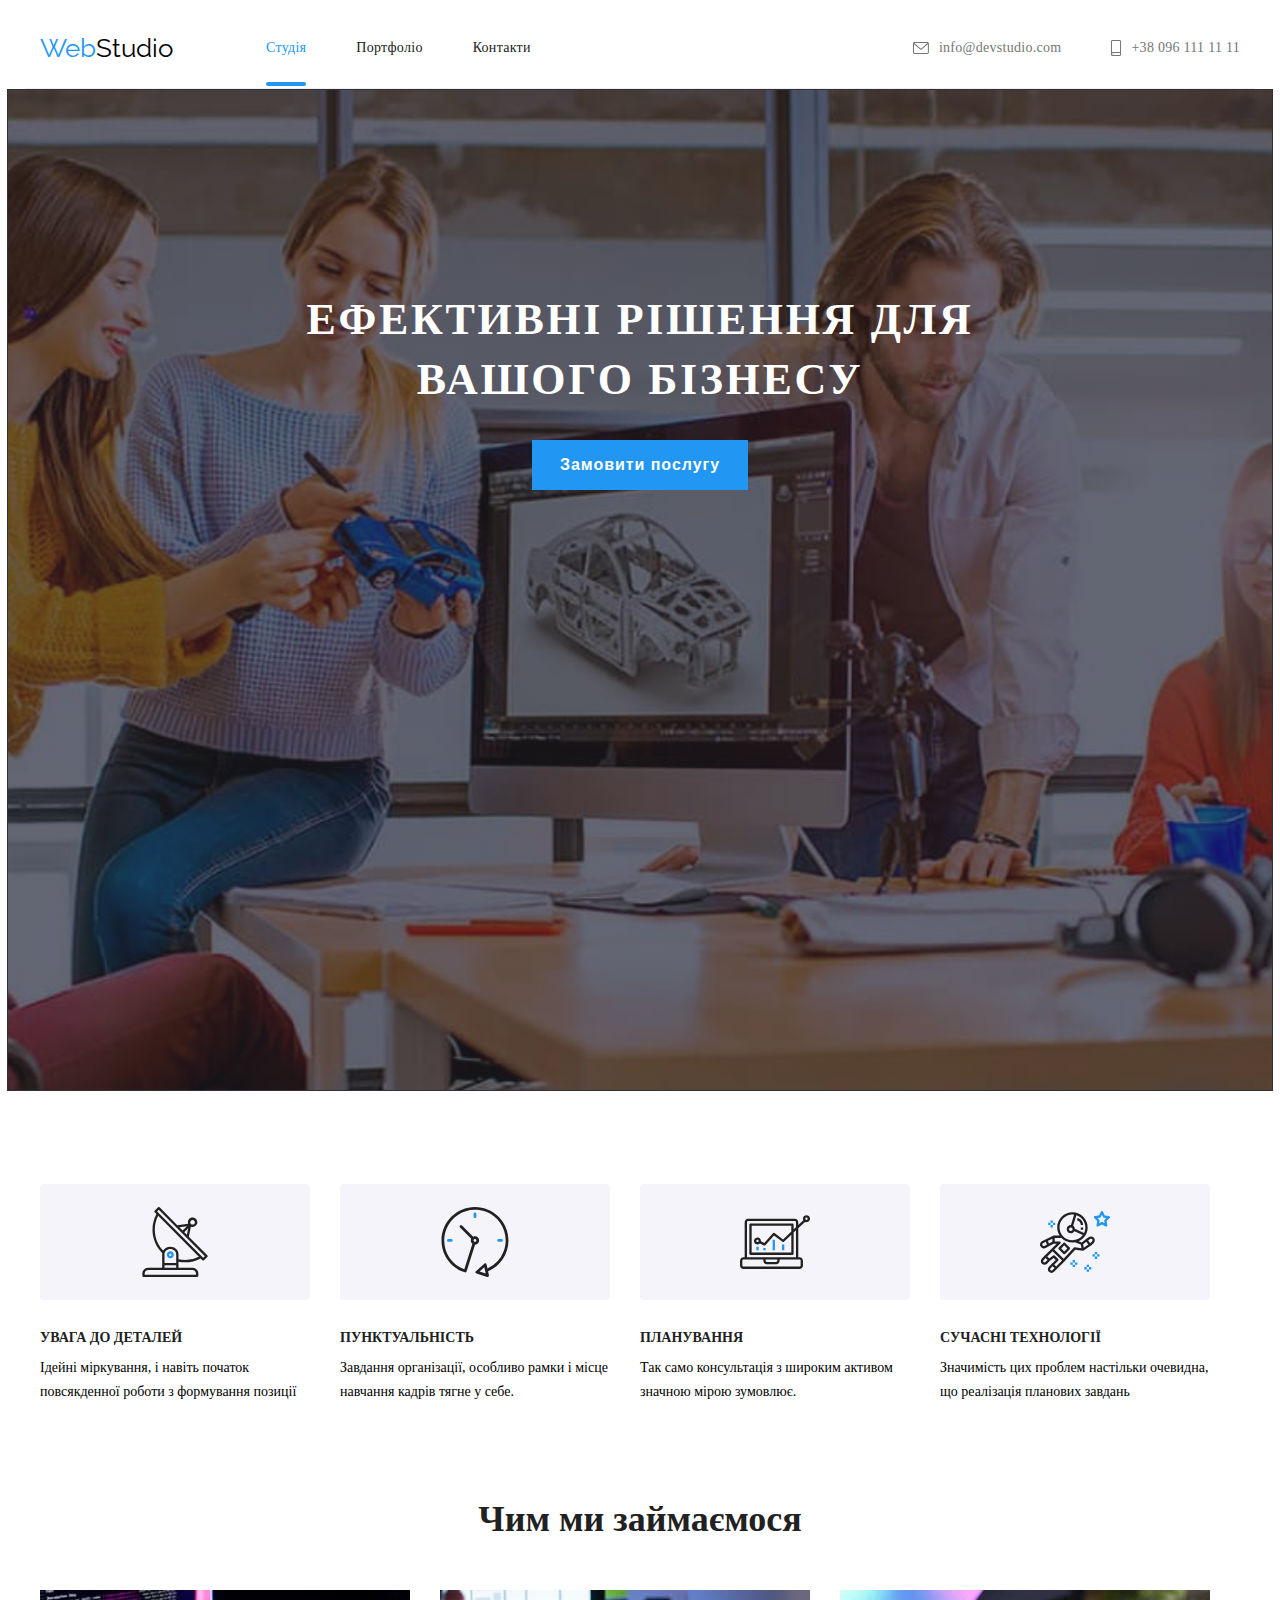
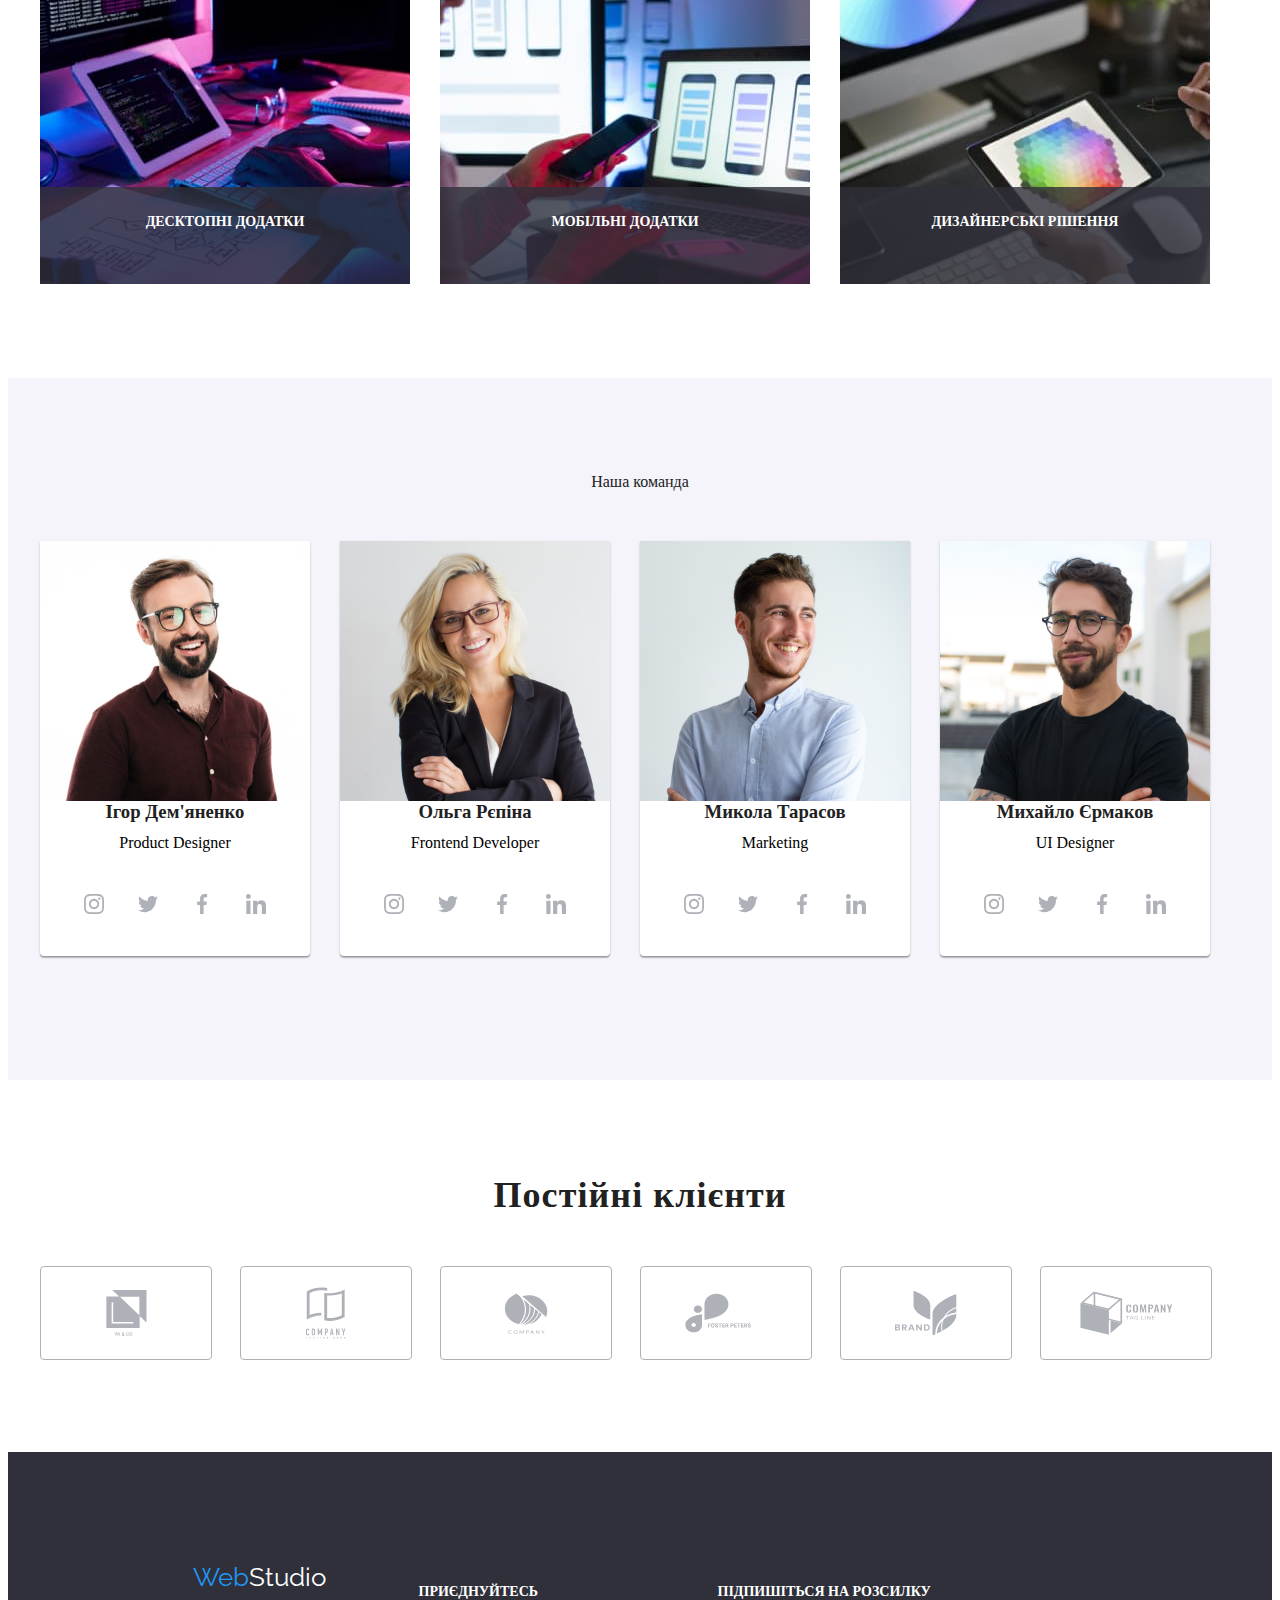
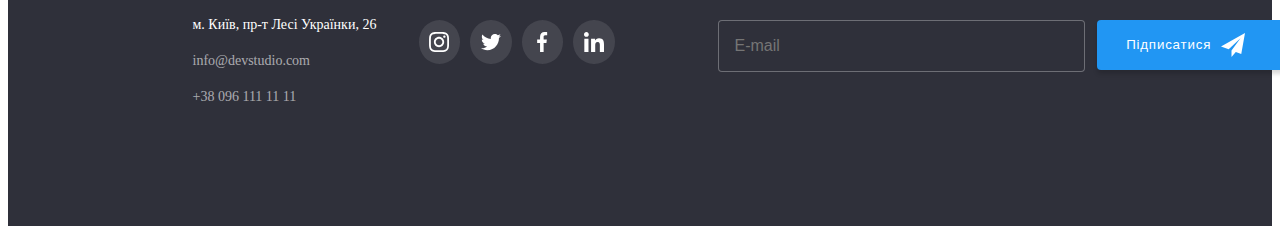
<file: index.html>
<!DOCTYPE html>
<html lang="uk">
<head>
  <meta charset="UTF-8" />
  <meta http-equiv="X-UA-Compatible" content="IE=edge" />
  <meta name="viewport" content="width=device-width, initial-scale=1.0" />
  <title>Студія</title>
  <link rel="preconnect" href="https://fonts.googleapis.com" />
  <link rel="preconnect" href="https://fonts.gstatic.com" crossorigin />
  <link href="https://fonts.googleapis.com/css2?family=Raleway:wght@700&family=Roboto:wght@400;500;700;900&display=swap"
    rel="stylesheet" />
  <link rel="stylesheet" href="https://cdnjs.cloudflare.com/ajax/libs/modern-normalize/1.1.0/modern-normalize.min.css"
    integrity="sha512-wpPYUAdjBVSE4KJnH1VR1HeZfpl1ub8YT/NKx4PuQ5NmX2tKuGu6U/JRp5y+Y8XG2tV+wKQpNHVUX03MfMFn9Q=="
    crossorigin="anonymous" referrerpolicy="no-referrer" />
  <link rel="stylesheet" href="./css/main.min.css"/>
</head>

<body>
  <header class="header">
    <div class="container header__container">
      <nav class="header-nav"><a href="./index.html" class="logo-label">Web<span class="logo-label--black">Studio</span></a>
        <ul class="header-nav__list">
          <li class="header-nav__item"><a href="./index.html" class="header-nav__menu header-nav__menu--current ">Студія</a></li>
          <li class="header-nav__item"><a href="./portfolio.html" class="header-nav__menu header-nav__menu--after">Портфоліо</a></li>
          <li class="header-nav__item"><a href="./index.html" class="header-nav__menu header-nav__menu--after">Контакти</a></li>
        </ul>
      </nav>
      <ul class="header__list">
        <li class="header__item">
          <a href="mailto:info@devstudio.com" class="header__contact">
            <svg class="header__icon" width="16" height="12">
              <use href="./images/icons.svg#icon-envelope"></use>
            </svg>info@devstudio.com</a>
        </li>
        <li class="header__item">
          <a href="tel:+380961111111" class="header__contact">
            <svg class="header__icon header__icon--envelope" width="10" height="16">
              <use href="./images/icons.svg#icon-smartphone"></use>
            </svg>+38 096 111 11 11</a>
        </li>
      </ul>
    </div>
  </header>
  <!--герой-->
  <main>
    <!--hero-->
    <section class="hero">
      <div class="container">
        <h1 class="hero__title">ЕФЕКТИВНІ РІШЕННЯ ДЛЯ ВАШОГО БІЗНЕСУ</h1>
        <button type="button" class="button primary hero__button" data-modal-open>Замовити послугу</button>
      </div>
    </section>
    <!--feature-->
    <section class="section features">
      <div class="container">
        <h2 class="visually-hidden features__title">переваги</h2>
        <ul class="features__list">
          <li class="features__item">
            <div class="features__box">
              <svg width="70" height="70">
                <use href="./images/icons.svg#icon-antenna"></use>
              </svg>
            </div>
            <h3 class="features__subtitle">УВАГА ДО ДЕТАЛЕЙ</h3>
            <p class="features__text">
              Ідейні міркування, і навіть початок повсякденної роботи з
              формування позиції
            </p>
          </li>
          <li class="features__item">
            <div class="features__box">
              <svg width="70" height="70">
                <use href="./images/icons.svg#icon-clock"></use>
              </svg>
            </div>
            <h3 class="features__subtitle">ПУНКТУАЛЬНІСТЬ</h3>
            <p class="features__text">
              Завдання організації, особливо рамки і місце навчання кадрів
              тягне у себе.
            </p>
          </li>
          <li class="features__item">
            <div class="features__box">
              <svg width="70" height="70">
                <use href="./images/icons.svg#icon-diagram"></use>
              </svg>
            </div>
            <h3 class="features__subtitle">ПЛАНУВАННЯ</h3>
            <p class="features__text">
              Так само консультація з широким активом значною мірою зумовлює.
            </p>
          </li>
          <li class="features__item">
            <div class="features__box">
              <svg  width="70" height="70">
                <use href="./images/icons.svg#icon-astronaut"></use>
              </svg>
            </div>
            <h3 class="features__subtitle">СУЧАСНІ ТЕХНОЛОГІЇ</h3>
            <p class="features__text">
              Значимість цих проблем настільки очевидна, що реалізація
              планових завдань
            </p>
          </li>
        </ul>
      </div>
    </section>
    <!--engage--займаємося-->
    <section class="section engage">
      <div class="container">
        <h2 class="engage__title">Чим ми займаємося</h2>
        <ul class="engage__list">
          <li class="engage__item">
            <div class="engage__box">
              <img src="./images/box_1.jpg" alt="Десктопні_додатки" width="370" />
              <h3 class="engage__text">ДЕСКТОПНІ ДОДАТКИ</h3>
            </div>
          </li>
          <li class="engage__item">
            <div class="engage__box">
              <img src="./images/box_2.jpg" alt="Мобільні_додатки" width="370" />
              <h3 class="engage__text">МОБІЛЬНІ ДОДАТКИ</h3>
            </div>
          </li>
          <li class="engage__item">
            <div class="engage__box">
              <img src="./images/box_3.jpg" alt="Дизайнерські_рішення" width="370" />
              <h3 class="engage__text">ДИЗАЙНЕРСЬКІ РІШЕННЯ</h3>
            </div>
          </li>
        </ul>
      </div>
    </section>
    <!--team--команда-->
    <section class="section section--bgr-grey team">
      <div class="container">
        <h2 class="team__title ">Наша команда</h2>
        <ul class="team__list">
          <li class="team__item">
            <img src="./images/img.jpg" alt="Дем'яненко" width="270" />
            <h3 class="team__subtitle">Ігор Дем'яненко</h3>
            <p class="team__text">Product Designer</p>
            <ul class="social team__social">
              <li class="social__item">
                <a href="" class="social__link">
                  <svg width="20" height="20">
                    <use href="./images/icons.svg#icon-instagram"></use>
                  </svg>
                </a>
              </li>
              <li class="social__item">
                <a href="" class="social__link">
                  <svg width="20" height="20">
                    <use href="./images/icons.svg#icon-twitter"></use>
                  </svg>
                </a>
              </li>
              <li class="social__item">
                <a href="" class="social__link">
                  <svg width="20" height="20">
                    <use href="./images/icons.svg#icon-facebook"></use>
                  </svg>
                </a>
              </li>
              <li class="social__item">
                <a href="" class="social__link">
                  <svg width="20" height="20">
                    <use href="./images/icons.svg#icon-linkedin"></use>
                  </svg>
                </a>
              </li>
            </ul>
          </li>
          <li class="team__item">
            <img src="./images/img-1.jpg" alt="Рєпіна" width="270" />
            <h3 class="team__subtitle">Ольга Рєпіна</h3>
            <p class="team__text">Frontend Developer</p>
            <ul class="social team__social">
              <li class="social__item">
                <a href="" class="social__link">
                  <svg width="20" height="20">
                    <use href="./images/icons.svg#icon-instagram"></use>
                  </svg>
                </a>
              </li>
              <li class="social__item">
                <a href="" class="social__link">
                  <svg width="20" height="20">
                    <use href="./images/icons.svg#icon-twitter"></use>
                  </svg>
                </a>
              </li>
              <li class="social__item">
                <a href="" class="social__link">
                  <svg width="20" height="20">
                    <use href="./images/icons.svg#icon-facebook"></use>
                  </svg>
                </a>
              </li>
              <li class="social__item">
                <a href="" class="social__link">
                  <svg width="20" height="20">
                    <use href="./images/icons.svg#icon-linkedin"></use>
                  </svg>
                </a>
              </li>
            </ul>
          </li>
          <li class="team__item">
            <img src="./images/img-2.jpg" alt="Тарасов" width="270" />
            <h3 class="team__subtitle">Микола Тарасов</h3>
            <p class="team__text">Marketing</p>
            <ul class="social team__social">
              <li class="social__item">
                <a href="" class="social__link">
                  <svg width="20" height="20">
                    <use href="./images/icons.svg#icon-instagram"></use>
                  </svg>
                </a>
              </li>
              <li class="social__item">
                <a href="" class="social__link">
                  <svg width="20" height="20">
                    <use href="./images/icons.svg#icon-twitter"></use>
                  </svg>
                </a>
              </li>
              <li class="social__item">
                <a href="" class="social__link">
                  <svg width="20" height="20">
                    <use href="./images/icons.svg#icon-facebook"></use>
                  </svg>
                </a>
              </li>
              <li class="social__item">
                <a href="" class="social__link">
                  <svg width="20" height="20">
                    <use href="./images/icons.svg#icon-linkedin"></use>
                  </svg>
                </a>
              </li>
            </ul>
          </li>
          <li class="team__item">
            <img src="./images/img-3.jpg" alt="Єрмаков" width="270" />
            <h3 class="team__subtitle">Михайло Єрмаков</h3>
            <p class="team__text">UI Designer</p>
            <ul class="social team__social">
              <li class="social__item">
                <a href="" class="social__link">
                  <svg width="20" height="20">
                    <use href="./images/icons.svg#icon-instagram"></use>
                  </svg>
                </a>
              </li>
              <li class="social__item">
                <a href="" class="social__link">
                  <svg width="20" height="20">
                    <use href="./images/icons.svg#icon-twitter"></use>
                  </svg>
                </a>
              </li>
              <li class="social__item">
                <a href="" class="social__link">
                  <svg width="20" height="20">
                    <use href="./images/icons.svg#icon-facebook"></use>
                  </svg>
                </a>
              </li>
              <li class="social__item">
                <a href="" class="social__link">
                  <svg width="20" height="20">
                    <use href="./images/icons.svg#icon-linkedin"></use>
                  </svg>
                </a>
              </li>
            </ul>
          </li>
        </ul>
      </div>
    </section>
    <!--customers-Постійні клієнти-->
    <section class="section clients">
      <div class="container">
        <h2 class="clients__title">Постійні клієнти</h2>
        <ul class="clients__list">
          <li class="clients__item">
            <a href="" class="clients__link">
              <svg class="icon-group-1" width="41" height="46">
                <use href="./images/icons.svg#icon-group">
                </use>
              </svg>
            </a>
          </li>
          <li class="clients__item">
            <a href="" class="clients__link">
              <svg class="icon-group-2" width="40" height="52">
                <use href="./images/icons.svg#icon-group-8">
                </use>
              </svg>
            </a>
          </li>
          <li class="clients__item">
            <a href="" class="clients__link">
              <svg class="icon-group-3" width="44" height="41">
                <use href="./images/icons.svg#icon-group-9">
                </use>
              </svg>
            </a>
          </li>
          <li class="clients__item">
            <a href="" class="clients__link">
              <svg class="icon-group-4" width="84" height="40">
                <use href="./images/icons.svg#icon-group-10">
                </use>
              </svg>
            </a>
          </li>
          <li class="clients__item">
            <a href="" class="clients__link">
              <svg class="icon-group-5" width="62" height="46">
                <use href="./images/icons.svg#icon-group-11">
                </use>
              </svg>
            </a>
          </li>
          <li class="clients__item">
            <a href="" class="clients__link">
              <svg class="icon-group-6" width="93" height="44">
                <use href="./images/icons.svg#icon-group-12">
                </use>
              </svg>
            </a>
          </li>
        </ul>
      </div>
    </section>
  </main>
  <!--footer-футер-->
  <footer class="footer">
    <div class="container footer__container ">
      <h2 class="visually-hidden">адреса</h2>
      <a href="./index.html" class="logo-label">Web<span class="logo-label--white">Studio</span></a>
      <address>
        <ul class="footer__list">
          <li class="footer__text">
            <a href="https://goo.gl/maps/hWU4PpXSDXNLeG189" class="footer__address">м. Київ, пр-т Лесі
              Українки,
              26</a>
          </li>
          <li class="footer__text">
            <a href="mailto:info@devstudio.com" class="footer__contact">info@devstudio.com</a>
          </li>
          <li class="footer__text">
            <a href="tel:+380961111111" class="footer__contact">+38 096 111 11 11</a>
          </li>
        </ul>
      </address>
    </div>
    <div class="container footer__social">
      <h3 class="footer__title">ПРИЄДНУЙТЕСЬ</h3>
      <ul class="footer__subtitle">
        <li class="footer__item">
          <a href="" class="footer__link">
            <svg width="20" height="20">
              <use href="./images/icons.svg#icon-instagram"></use>
            </svg>
          </a>
        </li>
        <li class="footer__item">
          <a href="" class="footer__link">
            <svg width="20" height="20">
              <use href="./images/icons.svg#icon-twitter"></use>
            </svg>
          </a>
        </li>
        <li class="footer__item">
          <a href="" class="footer__link">
            <svg width="20" height="20">
              <use href="./images/icons.svg#icon-facebook"></use>
            </svg>
          </a>
        </li>
        <li class="footer__item">
          <a href="" class="footer__link">
            <svg width="20" height="20">
              <use href="./images/icons.svg#icon-linkedin"></use>
            </svg>
          </a>
        </li>
      </ul>
    </div>
    <div class="container footer__form">
      <h3 class="footer__title">ПІДПИШІТЬСЯ НА РОЗСИЛКУ</h3>
      <form class="submit-form">
        <input type="email" class="submit-form__field" name="email" placeholder="E-mail" />
        <button type="submit" class="submit-form__button">Підписатися
          <svg class="submit-form__icon" width="24" height="24">
            <use href="./images/icons.svg#icon-icon-send"></use>
          </svg>
        </button>
      </form>
    </div>
  </footer>
  <!--modal-->
  <div class="backdrop is-hidden" data-modal>
    <div class="modal">
      <button type="button" class="button-close" data-modal-close>
        <svg class="button-close__icon" width="18" height="18">
          <use href="./images/icons.svg#icon-close-black"></use>
        </svg>
      </button>
      <h2 class="modal-title">Залиште свої дані, ми вам передзвонимо</h2>
      <form action=" " class="form">
        <div class="modal-form">
          <label class="modal-form__field">
            <span class="modal-form__label">Ім'я</span>
            <input type="text" class="modal-form__text" name="name" required />
            <svg class="modal-form__icon" width="18" height="18">
              <use href="./images/icons.svg#icon-person-black"></use>
            </svg>
          </label>
          <label class="modal-form__field">
            <span class="modal-form__label">Телефон</span>
            <input type="tel" class="modal-form__text" name="tel" pattern="[\+]\d{3}\s[\(]\d{2}[\)]\s\d{3}[\-]\d{2}[\-]\d{2}" required/>
          <svg class="modal-form__icon" width="18" height="18">
              <use href="./images/icons.svg#icon-phone-black"></use>
            </svg>
          </label>
          <label class="modal-form__field">
            <span class="modal-form__label">Пошта</span>
            <input type="email" class="modal-form__text" name="email" required/>
            <svg class="modal-form__icon" width="18" height="18">
              <use href="./images/icons.svg#icon-email-black"></use>
            </svg>
          </label>
          <label class="modal-form__field">
            <span class="modal-form__label">Коментар</span>
            <textarea name="comment" cols="30" rows="10" class="modal-form__label modal-form__label--comment"
              placeholder="Введіть текст"></textarea>
          </label>
        </div>
        <label class="modal-checkbox">
          <input class="modal-checkbox__text" type="checkbox" name="checkbox" value=" " />
          <svg class="modal-checkbox__icon">
            <use href="./images/icons.svg#icon-Vector" width="16" height="15"></use>
          </svg>
          Погоджуюся з розсилкою та приймаю
          <a href="./index.html" class="modal-checkbox__link">Умови договору</a>
        </label>
        <button type="submit" class="modal-submit">Відправити</button>
      </form>
    </div>
  </div>
  <script src="./js/modal.js"></script>
</body>

</html>
</file>
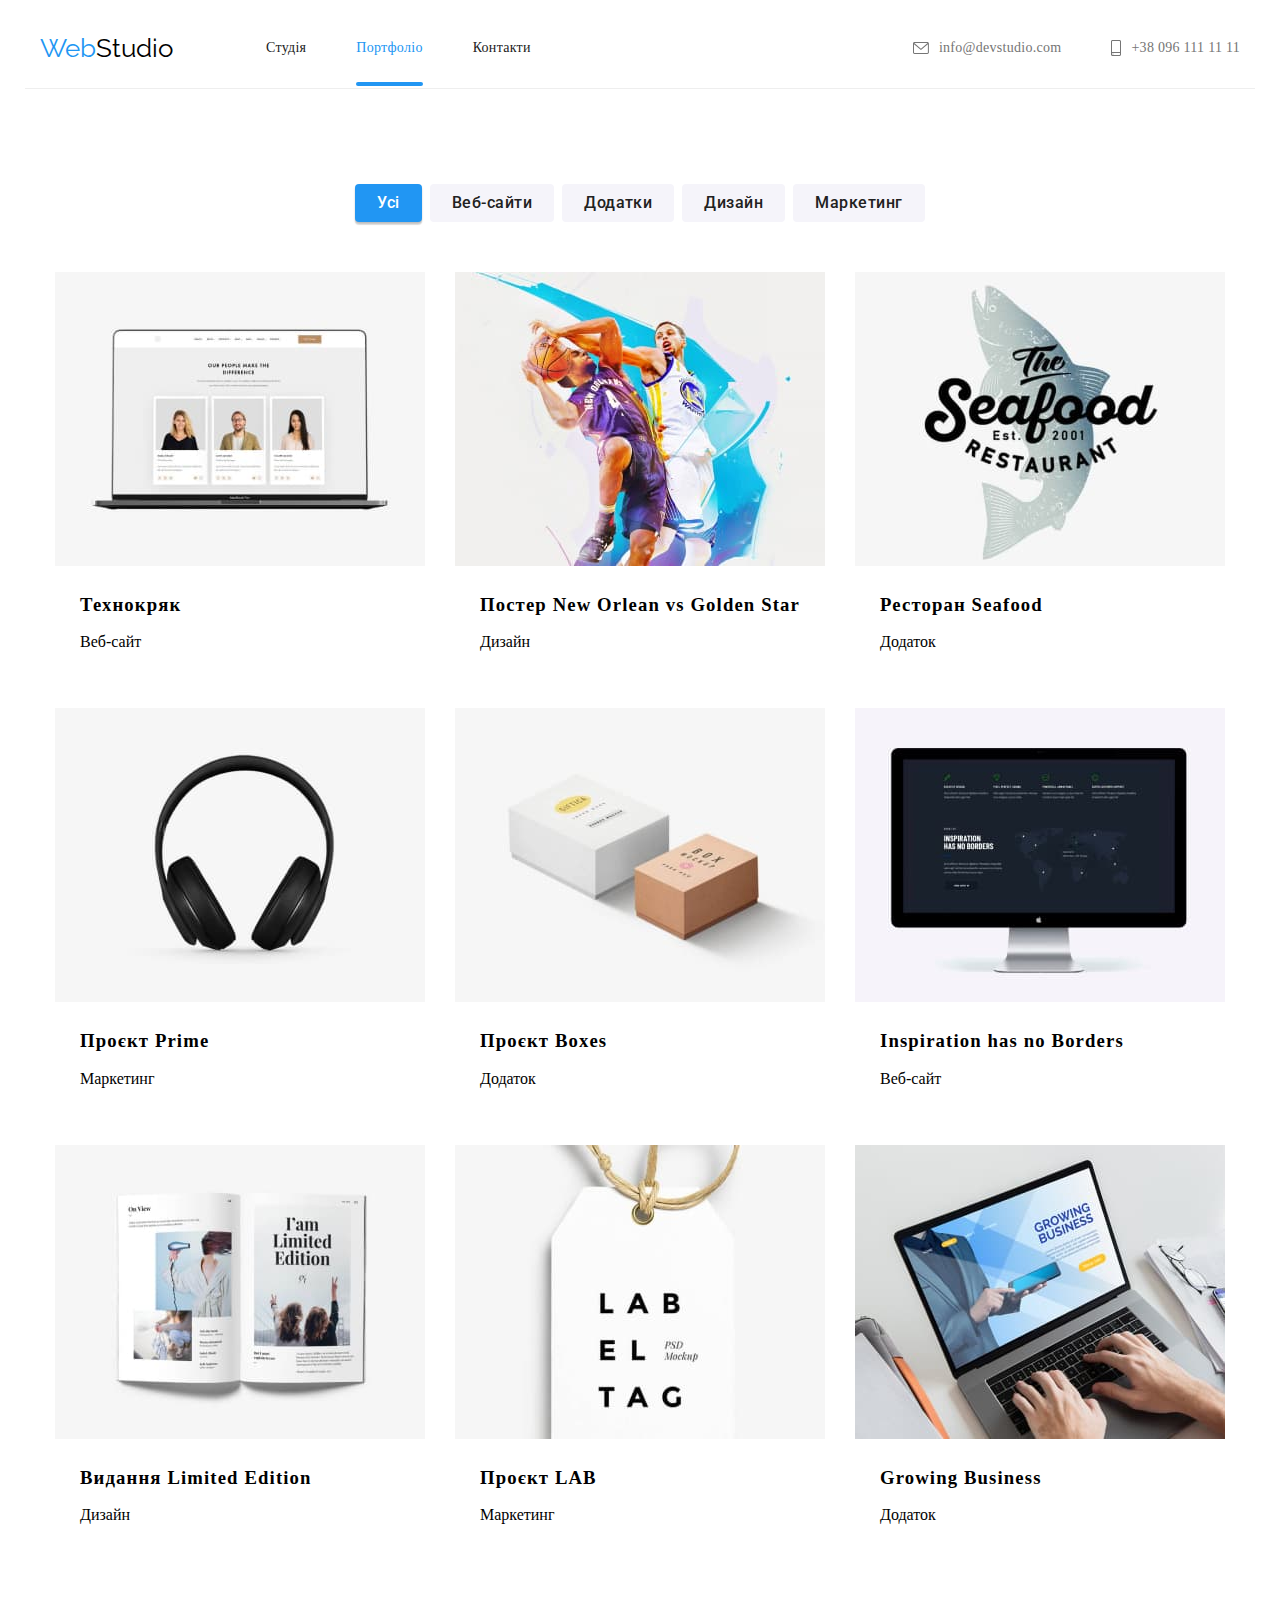
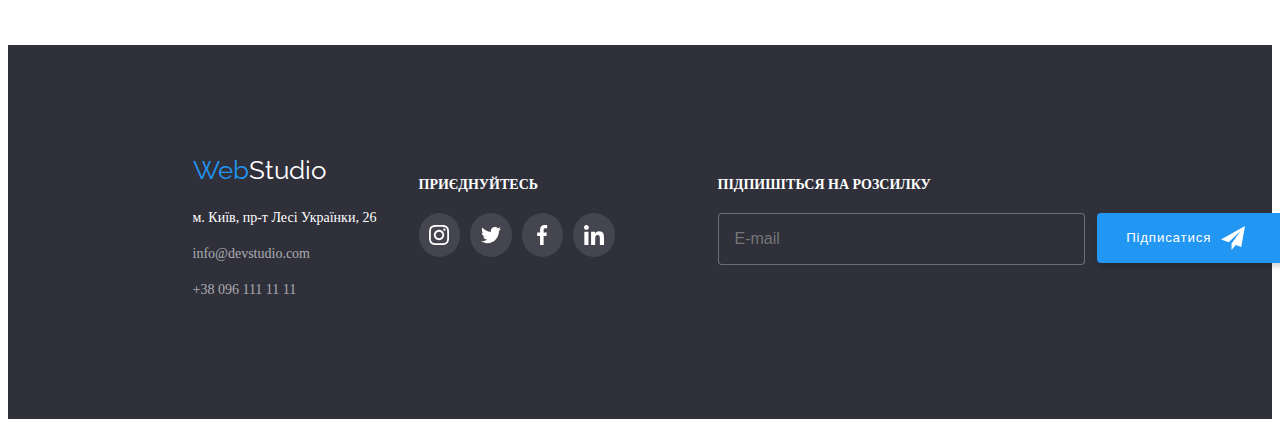
<file: portfolio.html>
<!DOCTYPE html>
<html lang="uk">
  <head>
    <meta charset="UTF-8" />
    <meta http-equiv="X-UA-Compatible" content="IE=edge" />
    <meta name="viewport" content="width=device-width, initial-scale=1.0" />
    <title>portfolio</title>
    <link rel="preconnect" href="https://fonts.googleapis.com" />
    <link rel="preconnect" href="https://fonts.gstatic.com" crossorigin />
    <link
      href="https://fonts.googleapis.com/css2?family=Raleway:wght@700&family=Roboto:wght@400;500;700;900&display=swap"
      rel="stylesheet" />
    <link
      rel="stylesheet"
      href="https://cdnjs.cloudflare.com/ajax/libs/modern-normalize/1.1.0/modern-normalize.min.css"
      integrity="sha512-wpPYUAdjBVSE4KJnH1VR1HeZfpl1ub8YT/NKx4PuQ5NmX2tKuGu6U/JRp5y+Y8XG2tV+wKQpNHVUX03MfMFn9Q=="
      crossorigin="anonymous"
      referrerpolicy="no-referrer" />
    <!-- <link rel="stylesheet" href="./css/styles.css" /> -->
     <link rel="stylesheet" href="./css/main.min.css"/>
  </head>

  <body>
    <!--шапка-->
    <header class="header">
      <div class="container header__container">
        <nav class="header-nav"><a href="./index.html" class="logo-label">Web<span class="logo-label--black">Studio</span></a>
          <ul class="header-nav__list">
            <li class="header-nav__item"><a href="./index.html" class="header-nav__menu header-nav__menu--after" ">Студія</a></li>
            <li class="header-nav__item"><a href="./portfolio.html" class="header-nav__menu header-nav__menu--current">Портфоліо</a></li>
            <li class="header-nav__item"><a href="./index.html" class="header-nav__menu header-nav__menu--after">Контакти</a></li>
          </ul>
        </nav>
        <ul class="header__list">
          <li class="header__item">
            <a href="mailto:info@devstudio.com" class="header__contact">
              <svg class="header__icon" width="16" height="12">
                <use href="./images/icons.svg#icon-envelope"></use>
              </svg>info@devstudio.com</a>
          </li>
          <li class="header__item">
            <a href="tel:+380961111111" class="header__contact">
              <svg class="header__icon header__icon--envelope" width="10" height="16">
                <use href="./images/icons.svg#icon-smartphone"></use>
              </svg>+38 096 111 11 11</a>
          </li>
        </ul>
      </div>
    </header>
    <main>
      <!--portfolio-->
      <section class="section portfolio">
        <div class="container">
          <h1 class="visually-hidden portfolio-title">портфоліо</h1>
          <div class="button-portfolio">
            <ul class="button-set portfolio__button-set">
              <li class="button-set__item"><button class="button-set__button button-set__button--prim" type="button">Усі</button></li>
              <li class="button-set__item"><button class="button-set__button" type="button">Веб-сайти</button></li>
              <li class="button-set__item"><button class="button-set__button" type="button">Додатки</button></li>
              <li class="button-set__item"><button class="button-set__button" type="button">Дизайн</button></li>
              <li class="button-set__item"><button class="button-set__button" type="button">Маркетинг</button></li>
          </ul>
          </div>
          <ul class="portfolio__list">
            <li class="portfolio__item">
              <a href="" class="portfolio__link">
                <div class="portfolio__box">
                  <img
                    class="item-img-portfolio"
                    src="./images/img2.1.jpg"
                    alt="Технокряк"
                    width="370" />
                  <p class="portfolio__overlay">
                    Ресурс пропонує комплексні пропозиції з різним рівнем
                    функціоналу та сервісів. Все це дозволить відвідувачу
                    отримати вичерпні відомості про компанію чи приватну особу.
                  </p>
                </div>
                <div class="portfolio__content">
                  <h3 class="portfolio__name">Технокряк</h3>
                  <p class="portfolio__text">Веб-сайт</p>
                </div>
              </a>
            </li>
            <li class="portfolio__item">
              <a href="" class="portfolio__link">
                <div class="portfolio__box">
                  <img
                    class="item"
                    src="./images/img2.2.jpg"
                    alt="Golden-Star"
                    width="370" />
                  <p class="portfolio__overlay">
                    Ресурс пропонує комплексні пропозиції з різним рівнем
                    функціоналу та сервісів. Все це дозволить відвідувачу
                    отримати вичерпні відомості про компанію чи приватну особу.
                  </p>
                </div>
                <div class="portfolio__content">
                  <h3 class="portfolio__name">Постер New Orlean vs Golden Star</h3>
                  <p class="portfolio__text">Дизайн</p>
                </div>
              </a>
            </li>
            <li class="portfolio__item">
              <a href="" class="portfolio__link">
                <div class="portfolio__box">
                  <img
                    src="./images/img2.3.jpg"
                    alt="Seafood"
                    width="370" />
                  <p class="portfolio__overlay">
                    Ресурс пропонує комплексні пропозиції з різним рівнем
                    функціоналу та сервісів. Все це дозволить відвідувачу
                    отримати вичерпні відомості про компанію чи приватну особу.
                  </p>
                </div>
                <div class="portfolio__content">
                  <h3 class="portfolio__name">Ресторан Seafood</h3>
                  <p class="portfolio__text">Додаток</p>
                </div>
              </a>
            </li>
            <li class="portfolio__item">
              <a href="" class="portfolio__link">
                <div class="portfolio__box">
                  <img
                    src="./images/img2.4.jpg"
                    alt="Prime"
                    width="370" />
                  <p class="portfolio__overlay">
                    Ресурс пропонує комплексні пропозиції з різним рівнем
                    функціоналу та сервісів. Все це дозволить відвідувачу
                    отримати вичерпні відомості про компанію чи приватну особу.
                  </p>
                </div>
                <div class="portfolio__content">
                  <h3 class="portfolio__name">Проєкт Prime</h3>
                  <p class="portfolio__text">Маркетинг</p>
                </div>
              </a>
            </li>
            <li class="portfolio__item">
              <a href="" class="portfolio__link">
                <div class="portfolio__box">
                  <img
                    src="./images/img2.5.jpg"
                    alt="Boxes"
                    width="370" />
                  <p class="portfolio__overlay">
                    Ресурс пропонує комплексні пропозиції з різним рівнем
                    функціоналу та сервісів. Все це дозволить відвідувачу
                    отримати вичерпні відомості про компанію чи приватну особу.
                  </p>
                </div>
                <div class="portfolio__content">
                  <h3 class="portfolio__name">Проєкт Boxes</h3>
                  <p class="portfolio__text">Додаток</p>
                </div>
              </a>
            </li>
            <li class="portfolio__item">
              <a href="" class="portfolio__link">
                <div class="portfolio__box">
                  <img
                    src="./images/img2.6.jpg"
                    alt="Borders"
                    width="370" />
                  <p class="portfolio__overlay">
                    Ресурс пропонує комплексні пропозиції з різним рівнем
                    функціоналу та сервісів. Все це дозволить відвідувачу
                    отримати вичерпні відомості про компанію чи приватну особу.
                  </p>
                </div>
                <div class="portfolio__content">
                  <h3 class="portfolio__name">Inspiration has no Borders</h3>
                  <p class="portfolio__text">Веб-сайт</p>
                </div>
              </a>
            </li>
            <li class="portfolio__item">
              <a href="" class="portfolio__link">
                <div class="portfolio__box">
                  <img
                    src="./images/img2.7.jpg"
                    alt="Limited-Edition"
                    width="370" />
                  <p class="portfolio__overlay">
                    Ресурс пропонує комплексні пропозиції з різним рівнем
                    функціоналу та сервісів. Все це дозволить відвідувачу
                    отримати вичерпні відомості про компанію чи приватну особу.
                  </p>
                </div>
                <div class="portfolio__content">
                  <h3 class="portfolio__name">Видання Limited Edition</h3>
                  <p class="portfolio__text">Дизайн</p>
                </div>
              </a>
            </li>
            <li class="portfolio__item">
              <a href="" class="portfolio__link">
                <div class="portfolio__box">
                  <img
                    src="./images/img2.8.jpg"
                    alt="LAB"
                    width="370" />
                  <p class="portfolio__overlay">
                    Ресурс пропонує комплексні пропозиції з різним рівнем
                    функціоналу та сервісів. Все це дозволить відвідувачу
                    отримати вичерпні відомості про компанію чи приватну особу.
                  </p>
                </div>
                <div class="portfolio__content">
                  <h3 class="portfolio__name">Проєкт LAB</h3>
                  <p class="portfolio__text">Маркетинг</p>
                </div>
              </a>
            </li>
            <li class="portfolio__item">
              <a href="" class="portfolio__link">
                <div class="portfolio__box">
                  <img
                    src="./images/img2.9.jpg"
                    alt="Business"
                    width="370" />
                  <p class="portfolio__overlay">
                    Ресурс пропонує комплексні пропозиції з різним рівнем
                    функціоналу та сервісів. Все це дозволить відвідувачу
                    отримати вичерпні відомості про компанію чи приватну особу.
                  </p>
                </div>
                <div class="portfolio__content">
                  <h3 class="portfolio__name">Growing Business</h3>
                  <p class="portfolio__text">Додаток</p>
                </div>
              </a>
            </li>
          </ul>
        </div>
      </section>
    </main>
    <!--футер-->
 <footer class="footer">
    <div class="container footer__container ">
      <h2 class="visually-hidden">адреса</h2>
      <a href="./index.html" class="logo-label">Web<span class="logo-label--white">Studio</span></a>
      <address>
        <ul class="footer__list">
          <li class="footer__text">
            <a href="https://goo.gl/maps/hWU4PpXSDXNLeG189" class="footer__address">м. Київ, пр-т Лесі
              Українки,
              26</a>
          </li>
          <li class="footer__text">
            <a href="mailto:info@devstudio.com" class="footer__contact">info@devstudio.com</a>
          </li>
          <li class="footer__text">
            <a href="tel:+380961111111" class="footer__contact">+38 096 111 11 11</a>
          </li>
        </ul>
      </address>
    </div>
    <div class="container footer__social">
      <h3 class="footer__title">ПРИЄДНУЙТЕСЬ</h3>
      <ul class="footer__subtitle">
        <li class="footer__item">
          <a href="" class="footer__link">
            <svg width="20" height="20">
              <use href="./images/icons.svg#icon-instagram"></use>
            </svg>
          </a>
        </li>
        <li class="footer__item">
          <a href="" class="footer__link">
            <svg width="20" height="20">
              <use href="./images/icons.svg#icon-twitter"></use>
            </svg>
          </a>
        </li>
        <li class="footer__item">
          <a href="" class="footer__link">
            <svg width="20" height="20">
              <use href="./images/icons.svg#icon-facebook"></use>
            </svg>
          </a>
        </li>
        <li class="footer__item">
          <a href="" class="footer__link">
            <svg width="20" height="20">
              <use href="./images/icons.svg#icon-linkedin"></use>
            </svg>
          </a>
        </li>
      </ul>
    </div>
    <div class="container footer__form">
      <h3 class="footer__title">ПІДПИШІТЬСЯ НА РОЗСИЛКУ</h3>
      <form class="submit-form">
        <input type="email" class="submit-form__field" name="email" placeholder="E-mail" />
        <button type="submit" class="submit-form__button">Підписатися
          <svg class="submit-form__icon" width="24" height="24">
            <use href="./images/icons.svg#icon-icon-send"></use>
          </svg>
        </button>
      </form>
    </div>
  </footer>
    <script src="./js/modal.js"></script>
  </body>
</html>
</file>
<file: css/styles.css>
:root {
  --title-text-color: #757575;
  --primary-text-color: #212121;
  --accent-color: 2196F3;
  --primary-header-color: #ffffff;
  --primary-link-color: #ffffff;
  --primary-logo-color: #ffffff;
  --primary-btn-color: #ffffff;
  --primary-footer-color: rgba(255, 255, 255, 0.6);
  --accent-color: #2196f3;
  --primary-bg-color: #ffffff;
  --title-bg-color: #f5f4fa;
  --black-bg: #2f303a;
  --main-margin: 30px;
}

p,
h1,
h2,
h3,
h4,
h5,
h6 {
  margin: 0px;
}

ul {
  padding: 0px;
  margin: 0px;
  list-style: none;
}

button {
  cursor: pointer;
}

img {
  display: block;
}

body {
  background: var(--primary-bg-color);
  color: var(--title-text-color);
  font-family: Roboto, sans-serif;
  letter-spacing: 0.03em;
}

a {
  text-decoration: none;
}

/*---------------------container-------------------*/
.container {
  width: 1200px;
  margin: 0px auto;
  padding: 0px 15px
}

.section {
  padding-top: 94px;
  padding-bottom: 94px;
}

.section:nth-child(3) {
  padding-top: 0px;
}

/* -----------------------header-nav-------------------- */
.header__container {
  display: flex;
  align-items: center;
  justify-content: flex-start;

}
.header {
  border-bottom: 1px solid #EEEEEE;
}

/* -----------------------logo-------------------- */
/* .logo-label {
  display: block;
  margin-right: 93px;

  font-family: "Raleway", cursive;
  color: var(--accent-color);
  font-size: 26px;
  line-height: calc(31 / 26);
}

.logo-label--black {
   color: #000000;
}
.logo-label--white{
  color: var(--primary-logo-color);
} */

/*-----------------------site-nav-------------------*/
.navigation__list {
  display: flex;
}

.navigation__list .navigation__item+.navigation__item {
  margin-left: 50px;
}

.navigation__list .navigation__menu {
  display: block;
  padding-top: 32px;
  padding-bottom: 32px;

  color: var(--primary-text-color);
  font-weight: 500;
  font-size: 14px;
  line-height: calc(14 / 16);
  letter-spacing: 0.02em;
  transition: color 250ms cubic-bezier(0.4, 0, 0.2, 1);

}

.navigation__list .navigation__menu:hover,
.navigation__list .navigation__menu:focus {
  color: var(--accent-color);
}

.navigation__list .primary {
  color: var(--accent-color);
}

.navigation__list .navigation__item{
  position: relative;
}

.current::after {
  position: absolute;
  content: '';
  bottom: 0;
  left: 0;
  width: 100%;
  height: 4px;
  background: var(--accent-color);
  border-radius: 2px;
}

.navigation__list.item {
  position: relative;
}

.navigation__list.after::after {
  content: '';
  position: absolute;
  left: 0;
  bottom: 0;
  height: 4px;
  width: 100%;
  background: var(--accent-color);
  border-radius: 2px;

  /* opacity: 0; */
  transform: scaleX(0);
  transition: transform 250ms cubic-bezier(0.4, 0, 0.2, 1);
}

.navigation__list.after:hover::after {
  /* opacity: 1; */
  transform: scaleX(1);
}

/*-------------------------auth-nav--------------------*/
.auth-nav {
  display: flex;
  margin-left: auto;
}

.auth-nav .item+.item {
  margin-left: 50px;
}

.auth-nav .list {
  display: block;
  padding-top: 32px;
  padding-bottom: 32px;

  color: var(--title-text-color);
  font-weight: 500;
  font-size: 14px;
  line-height: calc(14 / 16);
  letter-spacing: 0.02em;
  fill: currentColor;
  transition: color 250ms cubic-bezier(0.4, 0, 0.2, 1);
}

.auth-nav .list:hover,
.auth-nav .list:focus {
  color: var(--accent-color);
}

.auth-nav .primary {
  color: (--primary-text-color);
}

/*-------------------------icon--------------------*/
.list .auth-icon {
  display: flex;
  align-items: center;
  transition: color 250ms cubic-bezier(0.4, 0, 0.2, 1);

}

.envelope,
.smartphone {
  margin-right: 10px;
  background-repeat: no-repeat;
  background-position: center;
  fill: currentColor;
  transition: box-shadow 250ms cubic-bezier(0.4, 0, 0.2, 1);
}

.envelope {
  margin-top: 2px;
  margin-bottom: 2px;
}

/*-------------------------hero----------------------*/
/* .hero {
  display: flex;
  padding-top: 200px;
  padding-bottom: 200px;

  background-color: var(--black-bg);
  text-align: center;

  max-width: 1600px;
  height: 600px;
  margin-left: auto;
  margin-right: auto;
  outline: 1px solid var(--black-bg);
  background-image: linear-gradient(to right,
      rgba(47, 48, 58, 0.4),
      rgba(47, 48, 58, 0.4)),
    url(../images/fon.jpg);
  background-repeat: no-repeat;
  background-position: center;
  background-size: cover;
}

.hero__title {
  display: block;
  max-width: 696px;
  margin: 0 auto;
  margin-bottom: var(--main-margin);
  color: var(--primary-header-color);
  font-weight: 900;
  font-size: 44px;
  line-height: calc(60 / 44);
  letter-spacing: 0.06em;
} */

/*----------------------feature---------------------*/
/* 
.features__box {
  display: flex;
  justify-content: center;
  padding-top: 23px;
  padding-bottom: 23px;
  display: flex;
  align-items: center;
  background: var(--title-bg-color);
  border-radius: 4px;
  margin-bottom: var(--main-margin);
}

.features__list{
  display: flex;
  margin-top: 0px;
  align-items: flex-start;
}

.features__item{
  margin-top: 0px;
  width: 270px;
  margin-right: var(--main-margin);
}

.features__item:nth-child(4n) {
  margin-right: 0px;
}

.features__list .features__subtitle {
  margin-bottom: 10px;
  color: var(--primary-text-color);
  font-size: 14px;
  line-height: calc(16 / 14);
}

.features__list .features__text {
  font-size: 14px;
  line-height: calc(24 / 14);
} */


/*------------------------займаємося-------------------*/
/* .engage__list {
  display: flex;
}

.engage__item {
  margin-right: 30px;
}

.engage__list  .engage__item:nth-child(3n) {
  margin-right: 0px;
}

.engage__title {
  margin-bottom: 50px;
  color: var(--primary-text-color);
  font-size: 36px;
  line-height: calc(42 / 36);
  text-align: center;
}

.engage__box {
  position: relative;
}

.engage__text {
  position: absolute;
  height: 70px;
  width: 370px;
  bottom: 0;

  padding-top: 27px;
  font-size: 14px;
  line-height: calc(16/14);
  text-align: center;
  background: rgba(47, 48, 58, 0.8);
  color: var(--primary-link-color);
} */

/*-----------------команда-------------*/
/* .team__list {
  display: flex;
  text-align: center;
}

.team {
  background-color: var(--title-bg-color);
}
.team__title{
  margin-bottom: 50px;
  color: var(--primary-text-color);
  font-size: 36px;
  line-height: calc(42 / 36);
  text-align: center;
}

.team__subtitle {
  display: inline-flex;
  align-items: center;
  justify-content: flex-start;
  margin-top: 0px;
  margin-bottom: 10px;

  color: var(--primary-text-color);
  font-weight: 500;
  font-size: 16px;
  line-height: calc(19 / 16);
}

.team__item {
  width: 270px;
  margin-right: 30px;
  box-shadow: 0px 1px 3px rgba(0, 0, 0, 0.12), 0px 1px 1px rgba(0, 0, 0, 0.14), 0px 2px 1px rgba(0, 0, 0, 0.2);
  border-radius: 0px 0px 4px 4px;

  background: var(--primary-bg-color);
  margin-bottom: var(--main-margin);
}

.team__item:last-child {
  margin-right: 0;
}

.team__text{
  margin-top: 0px;
  margin-bottom: var(--main-margin);

  font-size: 16px;
  line-height: calc(19 / 16);
}

.section--bgr-grey {
  background: var(--title-bg-color);
}

.team__social {
  display: flex;
  justify-content: center;
  margin-bottom: var(--main-margin);
  fill: currentColor;
}

.social__item {
  width: 44px;
  height: 44px;
  margin-right: 10px;
}

.social__item:nth-child(4) {
  margin-right: 0px;
}

.social__link {
  width: 100%;
  height: 100%;
  display: flex;
  justify-content: center;
  align-items: center;
  border-radius: 50%;
  transition: color 250ms cubic-bezier(0.4, 0, 0.2, 1),
    background-color 250ms cubic-bezier(0.4, 0, 0.2, 1);
  fill: currentColor;
  fill: #AFB1B8;
  }

.social__link:hover,
.social__link:focus {
  fill: var(--primary-link-color);
  background: #2196F3;
} */

/*-----------------Постійні клієнти------------ */
/* .clients__title {
  margin-bottom: 50px;
  color: var(--primary-text-color);
  font-size: 36px;
  line-height: calc(42 / 36);
  text-align: center;
}


.clients__list {
  display: flex;
  margin: 0;
}

.clients__item {
  width: 170px;
  height: 92px;
  padding: auto;
  margin-right: var(--main-margin);
}

.clients__item:nth-child(6) {
  margin-right: 0px;
}

.clients__link {
  width: 100%;
  height: 100%;
  display: flex;
  justify-content: center;
  align-items: center;
  border: 1px solid #AFB1B8;
  border-radius: 4px;
  transition: border 250ms cubic-bezier(0.4, 0, 0.2, 1),
    fill 250ms cubic-bezier(0.4, 0, 0.2, 1);
}

.clients__link:hover,
.clients__link:focus {
  fill: var(--accent-color);
  border-color: var(--accent-color);
}

.clients__link {
  fill: currentColor;
  fill: #AFB1B8;
} */

/*--------------------button--------------------- */
.button {
  border: 1px solid transparent;
  border-radius: 4px;


  padding: 6px 22px;
  color: var(--primary-text-color);
  background: var(--title-bg-color);
  font-family: Roboto, sans-serif;

  font-weight: 500;
  font-size: 16px;
  line-height: calc(26 / 16);
  transition: color 250ms cubic-bezier(0.4, 0, 0.2, 1),
    background-color 250ms cubic-bezier(0.4, 0, 0.2, 1),
    box-shadow 250ms cubic-bezier(0.4, 0, 0.2, 1);
}

.btn-hero {
  width: 216px;
  height: 50px;
  margin: 0;
}

.button.primary {
  color: var(--primary-btn-color);
  background: var(--accent-color);
  border-radius: 4px;
  box-shadow: 0px 3px 1px rgba(0, 0, 0, 0.1), 0px 1px 2px rgba(0, 0, 0, 0.08), 0px 2px 2px rgba(0, 0, 0, 0.12);


}

.button .secondary {
  background: var(--primary-bg-color);
  border-radius: 4px;
}

.button.primary:hover,
.button.primary:focus {
  color: var(--primary-text-color);
  background: var(--title-bg-color);
  box-shadow: none;
}

.button:hover,
.button:focus {
  color: var(--primary-btn-color);
  background: var(--accent-color);
}

.button-item:hover,
.button-item:focus {
  border-radius: 4px;
  box-shadow: 0px 3px 1px rgba(0, 0, 0, 0.1), 0px 1px 2px rgba(0, 0, 0, 0.08), 0px 2px 2px rgba(0, 0, 0, 0.12);
  border-radius: 4px;
  transition: color 250ms cubic-bezier(0.4, 0, 0.2, 1),
    background-color 250ms cubic-bezier(0.4, 0, 0.2, 1);
}

/* --------------------portfolio--------------------*/
.list-btn {
  margin-bottom: 50px;
  border-radius: 4px;
}

.portfolio-list .items {
  margin-right: 8px;
}

.portfolio-list .items:nth-child(5n) {
  margin-right: 0px;
}

.portfolio-list {
  display: flex;
  flex-wrap: wrap;
  justify-content: center;
  transition: box-shadow 250ms cubic-bezier(0.4, 0, 0.2, 1);
}

.gallere-list {
  display: flex;
  margin-right: var(--main-margin);
  margin-bottom: var(--main-margin);
}

.gallere-list:nth-child(3n) {
  margin-right: 0px;
}

.gallere-list:nth-last-child(-n + 3) {
  margin-bottom: 0px;
}

.portfolio-list .title {
  margin-bottom: 4px;
  color: var(--primary-text-color);
  font-size: 18px;
  line-height: calc(36 / 18);
  letter-spacing: 0.06em;
}

.portfolio-list .link {
  font-size: 16px;
  line-height: calc(30 / 16);
}

.gallere-list .testle-link-bor {
  padding-left: 24px;
  padding-top: 20px;
  padding-bottom: 20px;
  border-right: 1px solid #EEEEEE;
  border-left: 1px solid #EEEEEE;
  border-bottom: 1px solid #EEEEEE;
}

.list-nav-portfolio:hover,
.list-nav-portfolio:focus {

  box-shadow: 0px 3px 1px rgba(0, 0, 0, 0.1), 0px 1px 2px rgba(0, 0, 0, 0.08), 0px 2px 2px rgba(0, 0, 0, 0.12);
}

/*--------------------overflow-portfolio---------------------*/

.popup {
  position: relative;
  overflow: hidden;
}

.item-img-portfolio {
  display: block;
  width: 370px;
  height: 294px;

}

.text-overlay {
  position: absolute;
  width: 100%;
  height: 100%;
  left: 0;
  top: 0;
  padding: 63px 24px;
  font-size: 18px;
  line-height: calc(28 / 18);
  color: var(--primary-link-color);
  background: rgba(33, 150, 243, 0.9);

  transform: translateY(100%);
  transition: transform 250ms cubic-bezier(0.4, 0, 0.2, 1);

}

.gallere-list:hover .text-overlay,
.gallere-list:focus .text-overlay {
  transform: translateY(0%);
}

/*-------------------- footer-address------------------- */

/* .footer {
  display: flex;
  justify-content: center;
  align-content: normal;
  padding-left: 215px;

  max-width: 1600px;
  margin: 0px auto;

  background: var(--black-bg);
}

.footer__container {
  padding-top: 50px;
  padding-bottom: 60px;
  padding-left: 0px;
  padding-right: 0px;
  max-width: 284px;
  margin-right: 60px;
  margin-left: 0px;
}

.footer__list {
  display: flex;
  flex-direction: column;
  color: var(--primary-link-color);
  font-style: normal;
  margin-top: 20px;
  font-size: 14px;
  line-height: calc(24 / 14);
  transition: color 250ms cubic-bezier(0.4, 0, 0.2, 1);

}

.footer__list:hover,
.footer__list:focus {
  color: var(--accent-color);
}

.footer__item {
  margin-bottom: 12px;
  width: max-content;
}

.footer__contact {
  color: var(--primari-footer-color);
  font-size: 14px;
  line-height: calc(24 / 14);
}

.footer__contact:hover,
.footer__contact:focus {
  color: var(--accent-color);
} */

/*-------------------- footer-nav------------------- */
/* .footer__social{
  display: flex;
  flex-direction: column;
  padding-top: 72px;
  padding-bottom: 100px;
  width: 206px;
  padding-left: 0px;
  padding-right: 0px;
  margin: 0px 93px 0px 0px;
}

.footer__title {
  margin: 0px 0px 20px;
  font-weight: 700;
  color: var(--primary-link-color);
  font-size: 14px;
  line-height: calc(16/14);
}

.social{
  display: flex;
  justify-content: flex-start;
  align-items: center;
}

.social__item{
  width: 44px;
  height: 44px;
  margin-right: 10px;
}

.social__link{
  width: 100%;
  height: 100%;
  display: flex;
  align-items: center;
  justify-content: center;
  margin-right: 10px;
  border-radius: 50%;
  color: #FFFFFF;
  background: rgba(255, 255, 255, 0.1);
  transition: color 250ms cubic-bezier(0.4, 0, 0.2, 1),
    background-color 250ms cubic-bezier(0.4, 0, 0.2, 1);
}

.social__link:nth-child(4) {
  margin-right: 0px;
}

.social__link {
  fill: var(--primary-link-color);
}

.social__link:hover,
.social__link:focus {
  background-color: #2196F3;
}

/*-------------------footer-mail--------------*/
.footer__form {
  width: 570px;
  padding-top: 72px;
  padding-bottom: 94px;
  padding-left: 0px;
  margin: 0px auto 0px 0px;

}

.submit-form__field {
  width: 358px;
  padding: 15px 16px;
  background-color: var(--black-bg);
  border: 1px solid rgba(255, 255, 255, 0.3);
  filter: drop-shadow(0px 4px 4px rgba(0, 0, 0, 0.15));
  border-radius: 4px;

  font-size: 16px;
  line-height: calc(20/16);

  display: flex;
  align-items: center;

  color: rgba(255, 255, 255, 0.6);

}

.submit-form {
  display: flex;

}

.submit-form__button {
  display: flex;
  align-items: center;
  width: 200px;
  height: 50px;
  margin-left: 12px;
  padding: 10px 28px;

  font-weight: 700;
  font-size: 16px;
  line-height: calc(30/16);
  letter-spacing: 0.06em;
  color: var(--primary-btn-color);
  background-color: var(--accent-color);
  box-shadow: 0px 4px 4px rgba(0, 0, 0, 0.15);
  border-radius: 4px;
  outline: none;
  border-radius: 4px;
}

.submit-form__icon {
  margin-left: 10px;
  fill: currentColor;
  fill: var(--primary-logo-color);
} */

/*-------------------------moal------------------*/
.backdrop {
  position: fixed;
  top: 0;
  left: 0;
  width: 100%;
  height: 100%;

  background-color: rgba(0, 0, 0, 0.2);
  opacity: 1;
  transition: opacity 250ms cubic-bezier(0.4, 0, 0.2, 1), visibility 250ms cubic-bezier(0.4, 0, 0.2, 1);
}

.backdrop.is-hidden {
  opacity: 0;
  pointer-events: none;
  overflow: visible;

}

.backdrop.is-hidden .modal {
  transform: translate(-50%, -50%) scale(1.1);
  border-radius: 15%;
}

.modal {
  position: absolute;
  top: 50%;
  left: 50%;
  height: 581px;
  width: 528px;
  transform: translate(-50%, -50%) scale(1);
  border-radius: 15%;
  background: var(--primary-bg-color);
  box-shadow: 0px 1px 3px rgba(0, 0, 0, 0.12), 0px 1px 1px rgba(0, 0, 0, 0.14), 0px 2px 1px rgba(0, 0, 0, 0.2);
  border-radius: 4px;
  transition: transform 250ms cubic-bezier(0.4, 0, 0.2, 1), border-radius 250ms cubic-bezier(0.4, 0, 0.2, 1);
}

.close {
  position: absolute;
  width: 30px;
  height: 30px;
  top: 8px;
  right: 8px;
  padding: 6px;
  fill: #000000;
  background: var(--primary-link-color);
  border: 1px solid rgba(0, 0, 0, 0.1);
  border-radius: 50%;
  display: flex;
  align-items: center;
  justify-content: center;
  transition:
    fill 250ms cubic-bezier(0.4, 0, 0.2, 1);

}
.close:hover,
.close:focus{
fill: var(--accent-color);
}

.modal-form {
  margin-left: 41px;
  margin-right: 39px;
}

.modal-title {
  margin-top: 40px;
  margin-bottom: 12px;
  font-size: 20px;
  line-height: calc(23 / 20);
  text-align: center;
  letter-spacing: 0.03em;
  font-weight: 700;
  color: var(--primary-text-color);
}

.modal-field {
  display: inline-block;
  position: relative;
  margin-bottom: 10px;
 
}

.modal-label {
  font-family: 'Roboto';
  font-style: normal;
  font-weight: 400;
  height: 18px;
  font-size: 12px;
  line-height: calc(14 / 12);
  letter-spacing: 0.01em;
  color: var(--title-text-color);
}

.modal-imput {
  display: inline-block;
  flex-direction: column;
  padding: 0px 0px 0px 40px;
  width: 448px;
  height: 40px;
  margin-top: 4px;
  border: 1px solid rgba(33, 33, 33, 0.2);
  border-radius: 4px;
  outline: none;
  cursor: pointer;
  transition: color 250ms cubic-bezier(0.4, 0, 0.2, 1),
    fill 250ms cubic-bezier(0.4, 0, 0.2, 1);
}

.modal-icon {
  position: absolute;
  top: 50%;
  left: 12px;
  transform: translateY(20%);
}

.modal-imput:focus~.mobal-icon {
  fill: var(--accent-color);
}

.modal-imput:focus,
.modal-imput-comment:focus {
  border: 1px solid var(--accent-color);
}

.modal-imput-comment {
  display: block;
  padding: 12px 16px;
  margin-top: 4px;
  width: 448px;
  height: 120px;
  resize: none;
  outline: none;
  border: 1px solid rgba(33, 33, 33, 0.2);
  border-radius: 4px;
  cursor: pointer;
  transition: border 250ms cubic-bezier(0.4, 0, 0.2, 1);
}
.modal-imput-comment::placeholder{
 font-size: 12px;
  line-height: calc(14/12);
  letter-spacing: 0.01em;
  color: rgba(117, 117, 117, 0.5);
}
.modal-checkbox {
  display: inline-block;
  width: 423px;
  height: 24px;
  margin: 30px 54px 20px 51px;
  font-weight: 400;
  font-size: 14px;
  line-height: calc(24/14);
  color: var(--title-text-color);
}

.modal-icon-checkbox {
  display: inline-flex;
  align-items: center;
  width: 16px;
  height: 15px;
  border-radius: 4px;
  margin-right: 7px;
  transition: background-image 250ms cubic-bezier(0.4, 0, 0.2, 1),
    fill 250ms cubic-bezier(0.4, 0, 0.2, 1);
}

.checkbox:checked+.modal-icon-checkbox {
  fill: transparent;
  border-color: transparent;
  background-color: var(--accent-color);
  background-image: url(../images/icon-check.svg);
  background-size: contain;
  background-origin: content-box;

}

.a-checkbox {
  cursor: pointer;
  text-decoration: underline;
  color: var(--accent-color);
}

.modal-button {
  display: block;
  width: 200px;
  height: 50px;
  border: none;
  padding: 10px 52px;
  margin: 0px auto;
  font-weight: 700;
  font-size: 16px;
  line-height: calc(30/16);
  letter-spacing: 0.06em;
  color: var(--primary-btn-color);
  background-color: var(--accent-color);
  box-shadow: 0px 4px 4px rgba(0, 0, 0, 0.15);
  border-radius: 4px;

  transition: color 250ms cubic-bezier(0.4, 0, 0.2, 1),
    background-color 250ms cubic-bezier(0.4, 0, 0.2, 1),
    box-shadow 250ms cubic-bezier(0.4, 0, 0.2, 1);
}

.modal-button:hover,
.modal-button:focus {
  color: var(--primary-text-color);
  background: var(--title-bg-color);
}

/*--------прихований заголовок-------*/
.visually-hidden,
.checkbox {
  position: absolute;
  width: 1px;
  height: 1px;
  margin: -1px;
  border: 0px;
  padding: 0px;
  white-space: nowrap;
  clip-path: inset(100%);
  clip: rect(0 0 0 0);
  overflow: hidden;
}
</file>
<file: css/main.min.css>
p,h1,h2,h3,h4,h5,h6{margin:0px}ul{padding:0px;margin:0px;list-style:none}input,button,textarea{outline:none}a{color:inherit;text-decoration:none}.visually-hidden,.modal-checkbox__text{position:absolute;width:1px;height:1px;margin:-1px;border:0px;padding:0px;white-space:nowrap;-webkit-clip-path:inset(100%);clip-path:inset(100%);clip:rect(0 0 0 0);overflow:hidden}img{display:block}a{text-decoration:none}img{display:block}ul{padding:0;list-style:none}address{font-style:normal}.button-close,.submit-form__button,.submit-form__field,.footer__link,.footer__subtitle,.clients__link,.social__link,.features__box,.header-container{display:-webkit-box;display:-ms-flexbox;display:flex;-webkit-box-align:center;-ms-flex-align:center;align-items:center}.header__container{border-bottom:1px solid #eee}.header__container{display:-webkit-box;display:-ms-flexbox;display:flex;justify-items:center;-webkit-box-align:center;-ms-flex-align:center;align-items:center}.header-nav{display:-webkit-box;display:-ms-flexbox;display:flex;-webkit-box-align:center;-ms-flex-align:center;align-items:center}.header-nav__list{display:-webkit-box;display:-ms-flexbox;display:flex}.header-nav__item{margin-right:50px}.header-nav__item:last-child{margin-right:0}.header-nav__item{position:relative}.header-nav__menu{display:block;-webkit-box-align:center;-ms-flex-align:center;align-items:center;padding-top:32px;padding-bottom:32px;font-weight:500;font-size:14px;line-height:.875;letter-spacing:.02em;color:#212121;-webkit-transition:color 250ms cubic-bezier(0.4, 0, 0.2, 1);transition:color 250ms cubic-bezier(0.4, 0, 0.2, 1)}.header-nav__menu:hover,.header-nav__menu:focus{color:#2196f3}.header-nav__menu::after{content:"";position:absolute;left:0;bottom:0;width:100%;height:4px;background-color:#2196f3;border-radius:2px}.header-nav__menu--current{color:#2196f3}.header-nav__menu--after::after{content:"";position:absolute;left:0;bottom:0;height:4px;width:100%;background-color:#2196f3;border-radius:2px;-webkit-transform:scaleX(0);transform:scaleX(0);-webkit-transition:-webkit-transform 250ms cubic-bezier(0.4, 0, 0.2, 1);transition:-webkit-transform 250ms cubic-bezier(0.4, 0, 0.2, 1);transition:transform 250ms cubic-bezier(0.4, 0, 0.2, 1);transition:transform 250ms cubic-bezier(0.4, 0, 0.2, 1), -webkit-transform 250ms cubic-bezier(0.4, 0, 0.2, 1)}.header-nav__menu--after:hover::after{-webkit-transform:scaleX(1);transform:scaleX(1)}.header__list{display:-webkit-box;display:-ms-flexbox;display:flex;justify-items:center;margin-left:auto;-webkit-box-align:center;-ms-flex-align:center;align-items:center}.header__item{margin-right:50px}.header__item:last-child{margin-right:0}.header__icon{margin-right:10px}.header__contact{display:-webkit-box;display:-ms-flexbox;display:flex;-webkit-box-align:center;-ms-flex-align:center;align-items:center;-webkit-box-pack:center;-ms-flex-pack:center;justify-content:center;padding-top:32px;padding-bottom:32px;color:#757575;font-weight:500;font-size:14px;line-height:.875;letter-spacing:.02em;fill:currentColor;-webkit-transition:color 250ms cubic-bezier(0.4, 0, 0.2, 1);transition:color 250ms cubic-bezier(0.4, 0, 0.2, 1)}.header__contact:hover,.header__contact:focus{fill:#2196f3;color:#2196f3}.container{width:1200px;margin:0px auto;padding:0px 15px}.section{padding-top:94px;padding-bottom:94px}.section:nth-child(3){padding-top:0px}.portfolio__button-set{margin-bottom:50px}.logo-label{display:block;margin-right:93px;font-family:"Raleway",cursive;color:#2196f3;font-size:26px;line-height:1.1923076923}.logo-label--black{color:#000}.logo-label--white{color:#fff}.header{border-bottom:1px solid #fff}.header-container{-webkit-box-pack:start;-ms-flex-pack:start;justify-content:flex-start}.hero__button{width:216px;height:50px;margin:0;color:#fff;background-color:#2196f3;border:1px solid rgba(0,0,0,0);font-weight:700;font-size:16px;line-height:.5333333333;letter-spacing:.06em;border:1px solid rgba(0,0,0,0)}.hero__button:hover,.hero__button:focus{color:#212121;background-color:#fff}.button-set{display:-webkit-box;display:-ms-flexbox;display:flex;-webkit-box-orient:horizontal;-webkit-box-direction:normal;-ms-flex-direction:row;flex-direction:row;-webkit-box-pack:center;-ms-flex-pack:center;justify-content:center}.button-set__item{margin-right:8px}.button-set__item:last-child{margin-right:0}.button-set__button{font-family:inherit;font-weight:500;font-size:16px;line-height:1.6;letter-spacing:.03em;padding:6px 22px;border:1px solid rgba(0,0,0,0);border-width:0;font-family:Roboto,sans-serif;font-weight:500px;font-size:16;letter-spacing:em;line-height:1.625;color:#212121;background-color:#f5f4fa;border-radius:4px;cursor:pointer;-webkit-transition:background-color 250ms cubic-bezier(0.4, 0, 0.2, 1),color 250ms cubic-bezier(0.4, 0, 0.2, 1),-webkit-box-shadow 250ms cubic-bezier(0.4, 0, 0.2, 1);transition:background-color 250ms cubic-bezier(0.4, 0, 0.2, 1),color 250ms cubic-bezier(0.4, 0, 0.2, 1),-webkit-box-shadow 250ms cubic-bezier(0.4, 0, 0.2, 1);transition:background-color 250ms cubic-bezier(0.4, 0, 0.2, 1),color 250ms cubic-bezier(0.4, 0, 0.2, 1),box-shadow 250ms cubic-bezier(0.4, 0, 0.2, 1);transition:background-color 250ms cubic-bezier(0.4, 0, 0.2, 1),color 250ms cubic-bezier(0.4, 0, 0.2, 1),box-shadow 250ms cubic-bezier(0.4, 0, 0.2, 1),-webkit-box-shadow 250ms cubic-bezier(0.4, 0, 0.2, 1)}.button-set__button:hover,.button-set__button:focus{color:#fff;background-color:#2196f3;-webkit-box-shadow:0px 3px 1px rgba(0,0,0,.1),0px 1px 2px rgba(0,0,0,.08),0px 2px 2px rgba(0,0,0,.12);box-shadow:0px 3px 1px rgba(0,0,0,.1),0px 1px 2px rgba(0,0,0,.08),0px 2px 2px rgba(0,0,0,.12)}.button-set__button--prim{color:#fff;background-color:#2196f3;-webkit-box-shadow:0px 3px 1px rgba(0,0,0,.1),0px 1px 2px rgba(0,0,0,.08),0px 2px 2px rgba(0,0,0,.12);box-shadow:0px 3px 1px rgba(0,0,0,.1),0px 1px 2px rgba(0,0,0,.08),0px 2px 2px rgba(0,0,0,.12)}.button-set__button--prim:hover,.button-set__button--prim:focus{color:#212121;background-color:#f5f4fa;-webkit-box-shadow:none;box-shadow:none}.hero{display:-webkit-box;display:-ms-flexbox;display:flex;padding-top:200px;padding-bottom:200px;background-color:#2f303a;text-align:center;max-width:1600px;height:600px;margin-left:auto;margin-right:auto;outline:1px solid #2f303a;background-image:-webkit-gradient(linear, left top, right top, from(rgba(47, 48, 58, 0.4)), to(rgba(47, 48, 58, 0.4))),url(../images/fon.jpg);background-image:linear-gradient(to right, rgba(47, 48, 58, 0.4), rgba(47, 48, 58, 0.4)),url(../images/fon.jpg);background-repeat:no-repeat;background-position:center;background-size:cover}.hero__title{display:block;max-width:696px;margin:0 auto;margin-bottom:30px;color:#fff;font-weight:900;font-size:44px;line-height:1.3636363636;letter-spacing:.06em}.features__box{-webkit-box-pack:center;-ms-flex-pack:center;justify-content:center;padding-top:23px;padding-bottom:23px;background:#f5f4fa;border-radius:4px;margin-bottom:30px}.features__list{display:-webkit-box;display:-ms-flexbox;display:flex;margin-top:0px;-webkit-box-align:start;-ms-flex-align:start;align-items:flex-start}.features__item{margin-top:0px;width:270px;margin-right:30px}.features__item:nth-child(4n){margin-right:0px}.features__list .features__subtitle{margin-bottom:10px;color:#212121;font-size:14px;line-height:1.1428571429}.features__list .features__text{font-size:14px;line-height:1.7142857143}.engage__list{display:-webkit-box;display:-ms-flexbox;display:flex}.engage__item{margin-right:30px}.engage__item:nth-child(3n){margin-right:0px}.engage__title{margin-bottom:50px;color:#212121;font-size:36px;line-height:1.1666666667;text-align:center}.engage__box{position:relative}.engage__text{position:absolute;height:70px;width:370px;bottom:0;padding-top:27px;font-size:14px;line-height:1.1428571429;text-align:center;background:rgba(47,48,58,.8);color:#fff}.team__list{display:-webkit-box;display:-ms-flexbox;display:flex;text-align:center}.team{background-color:#f5f4fa}.team__title{margin-bottom:50px;color:#212121;font-weight:700;font-size:36px;line-height:42px;text-align:center;font-weight:500;font-size:16px;line-height:1.1875}.team__subtitle{display:-webkit-inline-box;display:-ms-inline-flexbox;display:inline-flex;-webkit-box-align:center;-ms-flex-align:center;align-items:center;-webkit-box-pack:start;-ms-flex-pack:start;justify-content:flex-start;margin-top:0px;margin-bottom:10px;color:#212121;font-weight:16px;font-size:500;letter-spacing:em;line-height:1.1875}.team__item{width:270px;margin-right:30px;-webkit-box-shadow:0px 1px 3px rgba(0,0,0,.12),0px 1px 1px rgba(0,0,0,.14),0px 2px 1px rgba(0,0,0,.2);box-shadow:0px 1px 3px rgba(0,0,0,.12),0px 1px 1px rgba(0,0,0,.14),0px 2px 1px rgba(0,0,0,.2);border-radius:0px 0px 4px 4px;background:#fff;margin-bottom:30px}.team__item:last-child{margin-right:0}.team__text{margin-top:0px;margin-bottom:30px;font-size:16px;line-height:1.1875}.team__social{display:-webkit-box;display:-ms-flexbox;display:flex;-webkit-box-pack:center;-ms-flex-pack:center;justify-content:center;margin-bottom:30px;fill:currentColor}.social__item{width:44px;height:44px;margin-right:10px}.social__item:nth-child(4){margin-right:0px}.social__link{width:100%;height:100%;-webkit-box-pack:center;-ms-flex-pack:center;justify-content:center;border-radius:50%;-webkit-transition:color 250ms cubic-bezier(0.4, 0, 0.2, 1),background-color 250ms cubic-bezier(0.4, 0, 0.2, 1);transition:color 250ms cubic-bezier(0.4, 0, 0.2, 1),background-color 250ms cubic-bezier(0.4, 0, 0.2, 1);fill:currentColor;fill:#afb1b8}.social__link:hover,.social__link:focus{fill:#fff;background:#2196f3}.clients__title{margin-bottom:50px;color:#212121;font-weight:700;font-size:36px;line-height:42px;text-align:center;letter-spacing:.03em}.clients__list{display:-webkit-box;display:-ms-flexbox;display:flex;margin:0}.clients__item{width:170px;height:92px;padding:auto;margin-right:30px}.clients__item:nth-child(6){margin-right:0px}.clients__link{width:100%;height:100%;-webkit-box-pack:center;-ms-flex-pack:center;justify-content:center;border:1px solid #afb1b8;border-radius:4px;-webkit-transition:border 250ms cubic-bezier(0.4, 0, 0.2, 1),fill 250ms cubic-bezier(0.4, 0, 0.2, 1);transition:border 250ms cubic-bezier(0.4, 0, 0.2, 1),fill 250ms cubic-bezier(0.4, 0, 0.2, 1)}.clients__link:hover,.clients__link:focus{fill:#2196f3;border-color:#2196f3}.clients__link{fill:currentColor;fill:#afb1b8}.button-secondary{margin-bottom:50px;border-radius:4px}.portfolio__list{display:-webkit-box;display:-ms-flexbox;display:flex;-ms-flex-wrap:wrap;flex-wrap:wrap;-webkit-box-pack:center;-ms-flex-pack:center;justify-content:center;-webkit-transition:-webkit-box-shadow 250ms cubic-bezier(0.4, 0, 0.2, 1);transition:-webkit-box-shadow 250ms cubic-bezier(0.4, 0, 0.2, 1);transition:box-shadow 250ms cubic-bezier(0.4, 0, 0.2, 1);transition:box-shadow 250ms cubic-bezier(0.4, 0, 0.2, 1), -webkit-box-shadow 250ms cubic-bezier(0.4, 0, 0.2, 1)}.portfolio__item{display:-webkit-box;display:-ms-flexbox;display:flex;margin-right:30px;margin-bottom:30px}.portfolio__item:nth-child(3n){margin-right:0px}.portfolio__item:nth-last-child(-n+3){margin-bottom:0px}.portfolio__name{margin-bottom:4px;color:var(--primary-text-color);font-weight:18px;letter-spacing:0.06em;line-height:2}.portfolio__text{font-weight:16px;letter-spacing:em;line-height:1.875}.portfolio__content{padding-left:24px;padding-top:20px;padding-bottom:20px;border-right:1px solid #fff;border-left:1px solid #fff;border-bottom:1px solid #fff}.portfolio__link:hover,.portfolio__link:focus{-webkit-box-shadow:0px 3px 1px rgba(0,0,0,.1),0px 1px 2px rgba(0,0,0,.08),0px 2px 2px rgba(0,0,0,.12);box-shadow:0px 3px 1px rgba(0,0,0,.1),0px 1px 2px rgba(0,0,0,.08),0px 2px 2px rgba(0,0,0,.12)}.portfolio__box{position:relative;overflow:hidden}.portfolio__overlay{position:absolute;width:100%;height:100%;left:0;top:0;padding:63px 24px;font-weight:18px;letter-spacing:em;line-height:1.5555555556;color:#fff;background:rgba(33,150,243,.9);-webkit-transform:translateY(100%);transform:translateY(100%);-webkit-transition:-webkit-transform 250ms cubic-bezier(0.4, 0, 0.2, 1);transition:-webkit-transform 250ms cubic-bezier(0.4, 0, 0.2, 1);transition:transform 250ms cubic-bezier(0.4, 0, 0.2, 1);transition:transform 250ms cubic-bezier(0.4, 0, 0.2, 1), -webkit-transform 250ms cubic-bezier(0.4, 0, 0.2, 1)}.portfolio__item:hover .portfolio__overlay,.portfolio__item:focus .portfolio__overlay{-webkit-transform:translateY(0%);transform:translateY(0%)}.footer{display:-webkit-box;display:-ms-flexbox;display:flex;-webkit-box-pack:center;-ms-flex-pack:center;justify-content:center;-ms-flex-line-pack:normal;align-content:normal;padding-left:215px;max-width:1600px;margin:0px auto;padding-top:60px;padding-bottom:60px;background:#2f303a}.footer__container{padding-top:50px;padding-left:0px;padding-right:0px;max-width:284px;margin:0px}.footer__address{display:-webkit-box;display:-ms-flexbox;display:flex;-webkit-box-orient:vertical;-webkit-box-direction:normal;-ms-flex-direction:column;flex-direction:column;color:#fff;font-style:normal;margin-top:20px;font-size:14px;line-height:1.7142857143;-webkit-transition:color 250ms cubic-bezier(0.4, 0, 0.2, 1);transition:color 250ms cubic-bezier(0.4, 0, 0.2, 1)}.footer__address:hover,.footer__address:focus{color:#2196f3}.footer__text{margin-bottom:12px;width:-webkit-max-content;width:-moz-max-content;width:max-content;display:-webkit-box;display:-ms-flexbox;display:flex;-webkit-box-orient:vertical;-webkit-box-direction:normal;-ms-flex-direction:column;flex-direction:column}.footer__contact{color:rgba(255,255,255,.6);font-size:14px;line-height:1.7142857143}.footer__contact:hover,.footer__contact:focus{color:#2196f3}.footer__social{display:-webkit-box;display:-ms-flexbox;display:flex;-webkit-box-orient:vertical;-webkit-box-direction:normal;-ms-flex-direction:column;flex-direction:column;padding-top:72px;width:206px;padding-left:0px;padding-right:0px;margin:0px 93px 0px 0px}.footer__title{margin:0px 0px 20px;color:#fff;font-size:14px;line-height:1.1428571429}.footer__subtitle{-webkit-box-pack:start;-ms-flex-pack:start;justify-content:flex-start}.footer__item{width:44px;height:44px;margin-right:10px}.footer__link{width:100%;height:100%;-webkit-box-pack:center;-ms-flex-pack:center;justify-content:center;margin-right:10px;border-radius:50%;fill:#fff;background:rgba(255,255,255,.1);-webkit-transition:color 250ms cubic-bezier(0.4, 0, 0.2, 1),background-color 250ms cubic-bezier(0.4, 0, 0.2, 1);transition:color 250ms cubic-bezier(0.4, 0, 0.2, 1),background-color 250ms cubic-bezier(0.4, 0, 0.2, 1)}.footer__link:nth-child(4){margin-right:0px}.footer__link:hover,.footer__link:focus{background-color:#2196f3}.footer__form{min-width:570px;padding-top:72px;padding-bottom:94px;padding-left:0px;margin:0px auto 0px 0px}.submit-form{display:-webkit-box;display:-ms-flexbox;display:flex}.submit-form__field{width:358px;padding:15px 16px;background-color:#2f303a;border:1px solid rgba(255,255,255,.3);-webkit-filter:drop-shadow 0px 4px 4px rgba(0,0,0,.15);filter:drop-shadow 0px 4px 4px rgba(0,0,0,.15);border-radius:4px;font-size:16px;line-height:1.25;color:rgba(255,255,255,.6);cursor:pointer;-webkit-transition:border 250ms cubic-bezier(0.4, 0, 0.2, 1);transition:border 250ms cubic-bezier(0.4, 0, 0.2, 1)}.submit-form__field:hover,.submit-form__field:focus{border:1px solid #2196f3}.submit-form__button{width:200px;height:50px;margin-left:12px;padding:10px 28px;font-weight:16px;font-size:700;letter-spacing:0.06em;line-height:1.875;color:#fff;background-color:#2196f3;-webkit-box-shadow:0px 4px 4px rgba(0,0,0,.15);box-shadow:0px 4px 4px rgba(0,0,0,.15);border-radius:4px;border:1px solid rgba(0,0,0,0)}.submit-form__icon{margin-left:10px;fill:currentColor;fill:#fff}.backdrop{position:fixed;top:0;left:0;width:100%;height:100%;background-color:rgba(0,0,0,.2);opacity:1;-webkit-transition:opacity 250ms cubic-bezier(0.4, 0, 0.2, 1),visibility 250ms cubic-bezier(0.4, 0, 0.2, 1);transition:opacity 250ms cubic-bezier(0.4, 0, 0.2, 1),visibility 250ms cubic-bezier(0.4, 0, 0.2, 1)}.backdrop.is-hidden{opacity:0;pointer-events:none;overflow:visible}.backdrop.is-hidden .modal{-webkit-transform:translate(-50%, -50%) scale(1.1);transform:translate(-50%, -50%) scale(1.1);border-radius:15%}.modal{position:absolute;top:50%;left:50%;height:581px;width:528px;-webkit-transform:translate(-50%, -50%) scale(1);transform:translate(-50%, -50%) scale(1);border-radius:15%;background:#fff;-webkit-box-shadow:0px 1px 3px rgba(0,0,0,.12),0px 1px 1px rgba(0,0,0,.14),0px 2px 1px rgba(0,0,0,.2);box-shadow:0px 1px 3px rgba(0,0,0,.12),0px 1px 1px rgba(0,0,0,.14),0px 2px 1px rgba(0,0,0,.2);border-radius:4px;-webkit-transition:border-radius 250ms cubic-bezier(0.4, 0, 0.2, 1),-webkit-transform 250ms cubic-bezier(0.4, 0, 0.2, 1);transition:border-radius 250ms cubic-bezier(0.4, 0, 0.2, 1),-webkit-transform 250ms cubic-bezier(0.4, 0, 0.2, 1);transition:transform 250ms cubic-bezier(0.4, 0, 0.2, 1),border-radius 250ms cubic-bezier(0.4, 0, 0.2, 1);transition:transform 250ms cubic-bezier(0.4, 0, 0.2, 1),border-radius 250ms cubic-bezier(0.4, 0, 0.2, 1),-webkit-transform 250ms cubic-bezier(0.4, 0, 0.2, 1)}.button-close{position:absolute;width:30px;height:30px;top:8px;right:8px;padding:6px;fill:#000;background:#fff;border:1px solid rgba(0,0,0,.1);border-radius:50%;-webkit-box-pack:center;-ms-flex-pack:center;justify-content:center;-webkit-transition:fill 250ms cubic-bezier(0.4, 0, 0.2, 1);transition:fill 250ms cubic-bezier(0.4, 0, 0.2, 1)}.button-close:hover,.button-close:focus{fill:#2196f3}.modal-form{margin-left:41px;margin-right:39px}.modal-title{margin-top:40px;margin-bottom:12px;font-size:20px;line-height:1.15;text-align:center;letter-spacing:.03em;font-weight:700;color:#212121}.modal-form__field{display:inline-block;position:relative;margin-bottom:10px}.modal-form__label{font-family:"Roboto";font-style:normal;font-weight:400;height:18px;font-size:12px;line-height:1.1666666667;letter-spacing:.01em;color:#757575}.modal-form__text{display:inline-block;-webkit-box-orient:vertical;-webkit-box-direction:normal;-ms-flex-direction:column;flex-direction:column;padding:0px 0px 0px 40px;width:448px;height:40px;margin-top:4px;border:1px solid rgba(33,33,33,.2);border-radius:4px;outline:none;cursor:pointer;-webkit-transition:color 250ms cubic-bezier(0.4, 0, 0.2, 1),fill 250ms cubic-bezier(0.4, 0, 0.2, 1);transition:color 250ms cubic-bezier(0.4, 0, 0.2, 1),fill 250ms cubic-bezier(0.4, 0, 0.2, 1)}.modal-form__icon{position:absolute;top:50%;left:12px;-webkit-transform:translateY(15%);transform:translateY(15%)}.modal-form__text:focus~.modal-form__icon{fill:#2196f3}.modal-form__text:focus,.modal-form__label--comment:focus{border:1px solid #2196f3}.modal-form__label--comment{display:block;padding:12px 16px;margin-top:4px;width:448px;height:120px;resize:none;outline:none;border:1px solid rgba(33,33,33,.2);border-radius:4px;cursor:pointer;-webkit-transition:border 250ms cubic-bezier(0.4, 0, 0.2, 1);transition:border 250ms cubic-bezier(0.4, 0, 0.2, 1)}.modal-form__label--comment::-webkit-input-placeholder{font-size:12px;line-height:1.1666666667;letter-spacing:.01em;color:rgba(117,117,117,.5)}.modal-form__label--comment::-moz-placeholder{font-size:12px;line-height:1.1666666667;letter-spacing:.01em;color:rgba(117,117,117,.5)}.modal-form__label--comment:-ms-input-placeholder{font-size:12px;line-height:1.1666666667;letter-spacing:.01em;color:rgba(117,117,117,.5)}.modal-form__label--comment::-ms-input-placeholder{font-size:12px;line-height:1.1666666667;letter-spacing:.01em;color:rgba(117,117,117,.5)}.modal-form__label--comment::placeholder{font-size:12px;line-height:1.1666666667;letter-spacing:.01em;color:rgba(117,117,117,.5)}.modal-checkbox{display:-webkit-box;display:-ms-flexbox;display:flex;-webkit-box-align:center;-ms-flex-align:center;align-items:center;-webkit-box-pack:center;-ms-flex-pack:center;justify-content:center;width:423px;height:24px;margin:30px 54px 20px 51px;font-weight:400;font-size:14px;line-height:1.7142857143;color:#757575}.modal-checkbox__icon{display:inline-block;width:16px;height:15px;border-radius:2px;margin-right:7px;cursor:pointer;-webkit-transition:background-image 250ms cubic-bezier(0.4, 0, 0.2, 1),fill 250ms cubic-bezier(0.4, 0, 0.2, 1);transition:background-image 250ms cubic-bezier(0.4, 0, 0.2, 1),fill 250ms cubic-bezier(0.4, 0, 0.2, 1)}.modal-checkbox__text:checked+.modal-checkbox__icon{fill:rgba(0,0,0,0);border-color:rgba(0,0,0,0);background-color:#2196f3;background-image:url(../images/icon-check.svg);background-size:contain;background-position:center;background-origin:border-box}.modal-checkbox__link{cursor:pointer;text-decoration:underline;color:#2196f3;margin-left:7px}.modal-submit{display:block;width:200px;height:50px;border:none;padding:10px 52px;margin:0px auto;font-weight:700;font-size:16px;line-height:1.875;letter-spacing:.06em;color:#fff;background-color:#2196f3;-webkit-box-shadow:0px 4px 4px rgba(0,0,0,.15);box-shadow:0px 4px 4px rgba(0,0,0,.15);border-radius:4px;-webkit-transition:color 250ms cubic-bezier(0.4, 0, 0.2, 1),background-color 250ms cubic-bezier(0.4, 0, 0.2, 1),-webkit-box-shadow 250ms cubic-bezier(0.4, 0, 0.2, 1);transition:color 250ms cubic-bezier(0.4, 0, 0.2, 1),background-color 250ms cubic-bezier(0.4, 0, 0.2, 1),-webkit-box-shadow 250ms cubic-bezier(0.4, 0, 0.2, 1);transition:color 250ms cubic-bezier(0.4, 0, 0.2, 1),background-color 250ms cubic-bezier(0.4, 0, 0.2, 1),box-shadow 250ms cubic-bezier(0.4, 0, 0.2, 1);transition:color 250ms cubic-bezier(0.4, 0, 0.2, 1),background-color 250ms cubic-bezier(0.4, 0, 0.2, 1),box-shadow 250ms cubic-bezier(0.4, 0, 0.2, 1),-webkit-box-shadow 250ms cubic-bezier(0.4, 0, 0.2, 1)}.modal-submit:hover,.modal-submit:focus{color:#757575;background:#f5f4fa}/*# sourceMappingURL=main.min.css.map */
</file>
